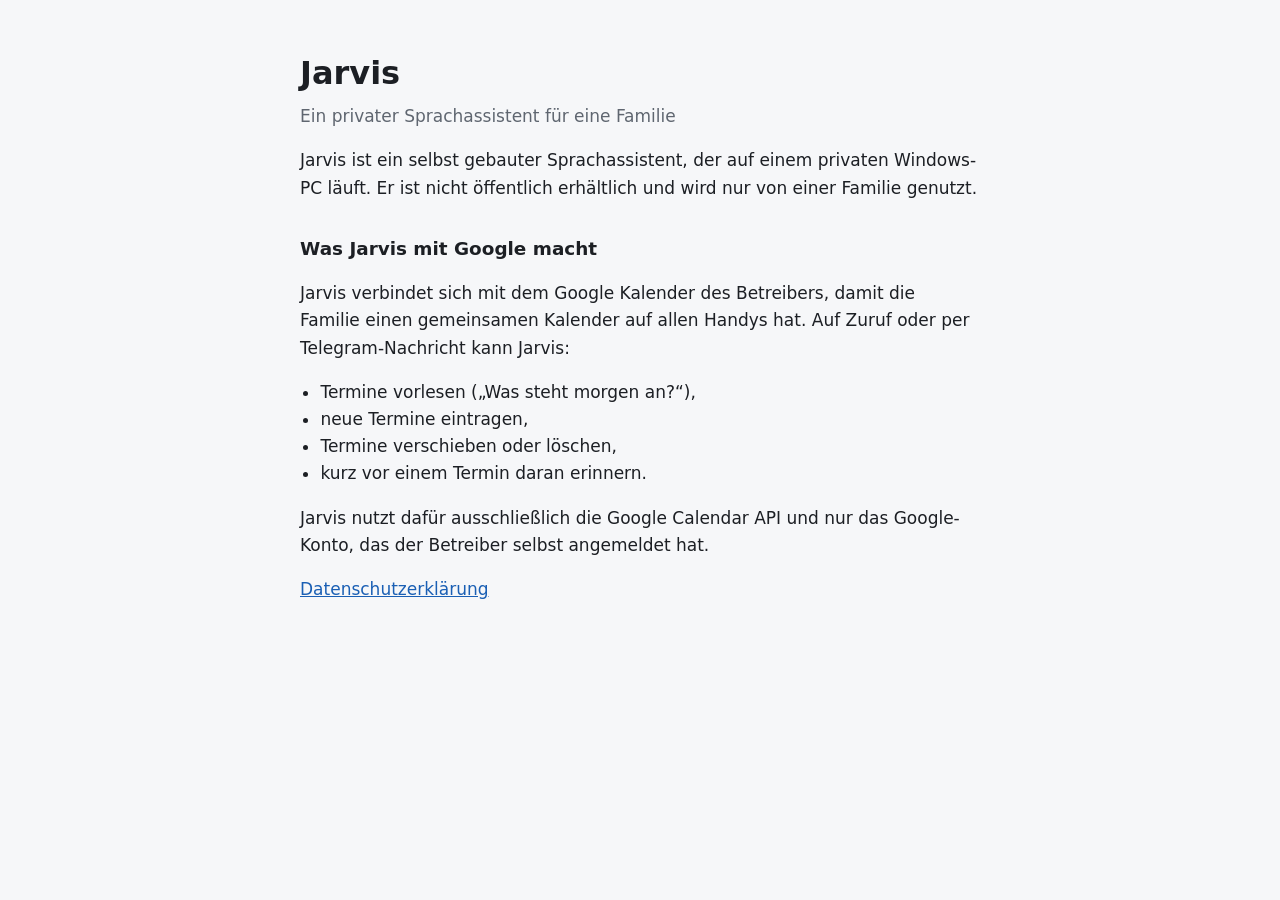
<file: index.html>
<!doctype html>
<html lang="de">
<head>
<meta charset="utf-8">
<meta name="viewport" content="width=device-width, initial-scale=1">
<title>Jarvis – privater Familienassistent</title>
<link rel="stylesheet" href="stil.css">
</head>
<body>
<main>
  <h1>Jarvis</h1>
  <p class="unter">Ein privater Sprachassistent für eine Familie</p>

  <p>Jarvis ist ein selbst gebauter Sprachassistent, der auf einem privaten
  Windows-PC läuft. Er ist nicht öffentlich erhältlich und wird nur von einer
  Familie genutzt.</p>

  <h2>Was Jarvis mit Google macht</h2>
  <p>Jarvis verbindet sich mit dem Google Kalender des Betreibers, damit die
  Familie einen gemeinsamen Kalender auf allen Handys hat. Auf Zuruf oder per
  Telegram-Nachricht kann Jarvis:</p>
  <ul>
    <li>Termine vorlesen („Was steht morgen an?“),</li>
    <li>neue Termine eintragen,</li>
    <li>Termine verschieben oder löschen,</li>
    <li>kurz vor einem Termin daran erinnern.</li>
  </ul>
  <p>Jarvis nutzt dafür ausschließlich die Google Calendar API und nur das
  Google-Konto, das der Betreiber selbst angemeldet hat.</p>

  <p><a href="datenschutz.html">Datenschutzerklärung</a></p>
</main>
</body>
</html>
</file>
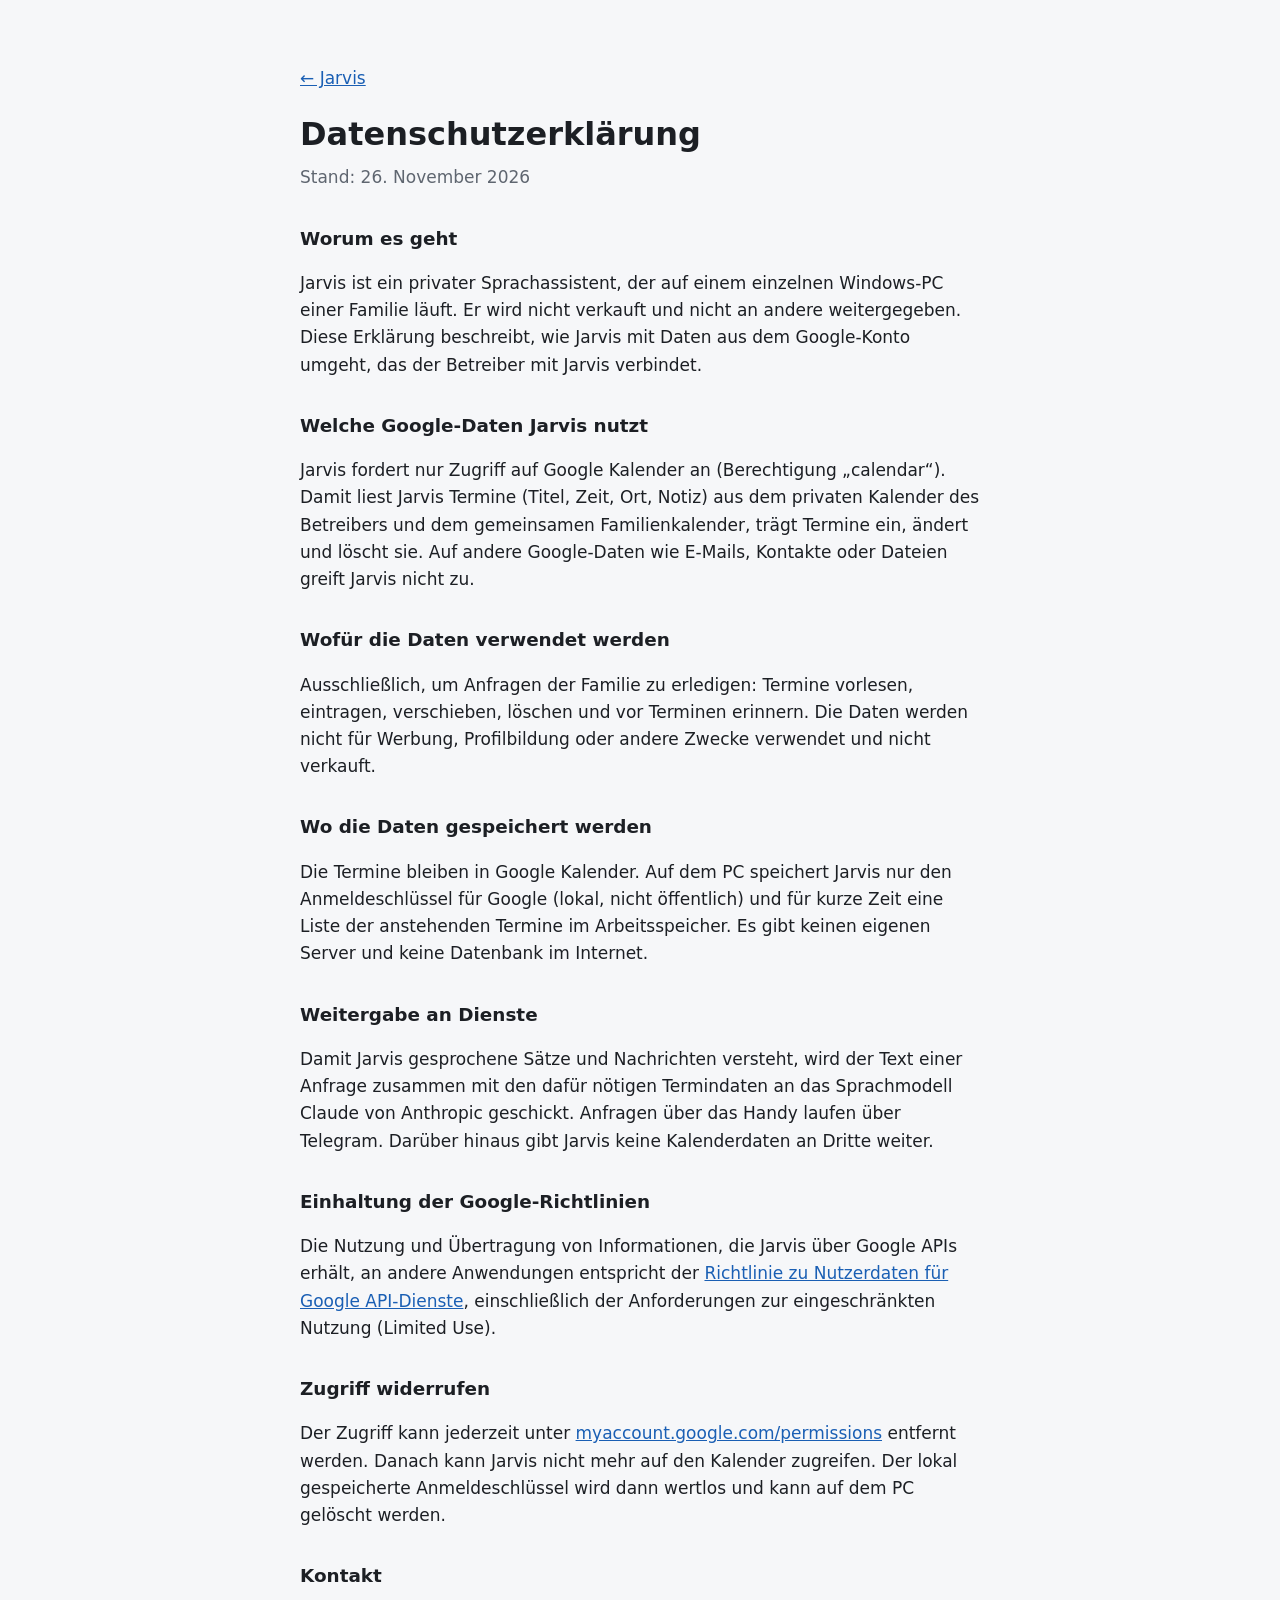
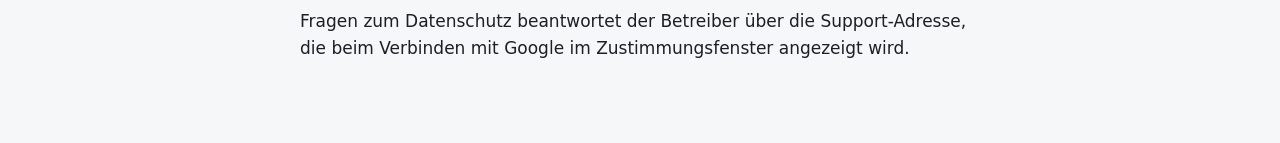
<file: datenschutz.html>
<!doctype html>
<html lang="de">
<head>
<meta charset="utf-8">
<meta name="viewport" content="width=device-width, initial-scale=1">
<title>Datenschutzerklärung – Jarvis</title>
<link rel="stylesheet" href="stil.css">
</head>
<body>
<main>
  <p><a href="index.html">← Jarvis</a></p>
  <h1>Datenschutzerklärung</h1>
  <p class="unter">Stand: 26. November 2026</p>

  <h2>Worum es geht</h2>
  <p>Jarvis ist ein privater Sprachassistent, der auf einem einzelnen
  Windows-PC einer Familie läuft. Er wird nicht verkauft und nicht an andere
  weitergegeben. Diese Erklärung beschreibt, wie Jarvis mit Daten aus dem
  Google-Konto umgeht, das der Betreiber mit Jarvis verbindet.</p>

  <h2>Welche Google-Daten Jarvis nutzt</h2>
  <p>Jarvis fordert nur Zugriff auf Google Kalender an (Berechtigung
  „calendar“). Damit liest Jarvis Termine (Titel, Zeit, Ort, Notiz) aus dem
  privaten Kalender des Betreibers und dem gemeinsamen Familienkalender,
  trägt Termine ein, ändert und löscht sie. Auf andere Google-Daten wie
  E-Mails, Kontakte oder Dateien greift Jarvis nicht zu.</p>

  <h2>Wofür die Daten verwendet werden</h2>
  <p>Ausschließlich, um Anfragen der Familie zu erledigen: Termine vorlesen,
  eintragen, verschieben, löschen und vor Terminen erinnern. Die Daten werden
  nicht für Werbung, Profilbildung oder andere Zwecke verwendet und nicht
  verkauft.</p>

  <h2>Wo die Daten gespeichert werden</h2>
  <p>Die Termine bleiben in Google Kalender. Auf dem PC speichert Jarvis nur
  den Anmeldeschlüssel für Google (lokal, nicht öffentlich) und für kurze Zeit
  eine Liste der anstehenden Termine im Arbeitsspeicher. Es gibt keinen
  eigenen Server und keine Datenbank im Internet.</p>

  <h2>Weitergabe an Dienste</h2>
  <p>Damit Jarvis gesprochene Sätze und Nachrichten versteht, wird der Text
  einer Anfrage zusammen mit den dafür nötigen Termindaten an das
  Sprachmodell Claude von Anthropic geschickt. Anfragen über das Handy laufen
  über Telegram. Darüber hinaus gibt Jarvis keine Kalenderdaten an Dritte
  weiter.</p>

  <h2>Einhaltung der Google-Richtlinien</h2>
  <p>Die Nutzung und Übertragung von Informationen, die Jarvis über Google
  APIs erhält, an andere Anwendungen entspricht der
  <a href="https://developers.google.com/terms/api-services-user-data-policy">Richtlinie
  zu Nutzerdaten für Google API-Dienste</a>, einschließlich der Anforderungen
  zur eingeschränkten Nutzung (Limited Use).</p>

  <h2>Zugriff widerrufen</h2>
  <p>Der Zugriff kann jederzeit unter
  <a href="https://myaccount.google.com/permissions">myaccount.google.com/permissions</a>
  entfernt werden. Danach kann Jarvis nicht mehr auf den Kalender zugreifen.
  Der lokal gespeicherte Anmeldeschlüssel wird dann wertlos und kann auf dem
  PC gelöscht werden.</p>

  <h2>Kontakt</h2>
  <p>Fragen zum Datenschutz beantwortet der Betreiber über die
  Support-Adresse, die beim Verbinden mit Google im Zustimmungsfenster
  angezeigt wird.</p>
</main>
</body>
</html>
</file>
<file: stil.css>
:root { color-scheme: light dark; }
body {
  margin: 0;
  font: 17px/1.6 system-ui, -apple-system, "Segoe UI", sans-serif;
  background: #f6f7f9;
  color: #1c1f24;
}
main { max-width: 680px; margin: 0 auto; padding: 48px 20px 64px; }
h1 { font-size: 2rem; margin: 0 0 4px; }
h2 { font-size: 1.15rem; margin: 32px 0 8px; }
.unter { color: #5f6670; margin-top: 0; }
a { color: #1a5fb4; }
ul { padding-left: 1.2em; }
@media (prefers-color-scheme: dark) {
  body { background: #121417; color: #e4e6ea; }
  .unter { color: #9aa1ab; }
  a { color: #78aeff; }
}
</file>
